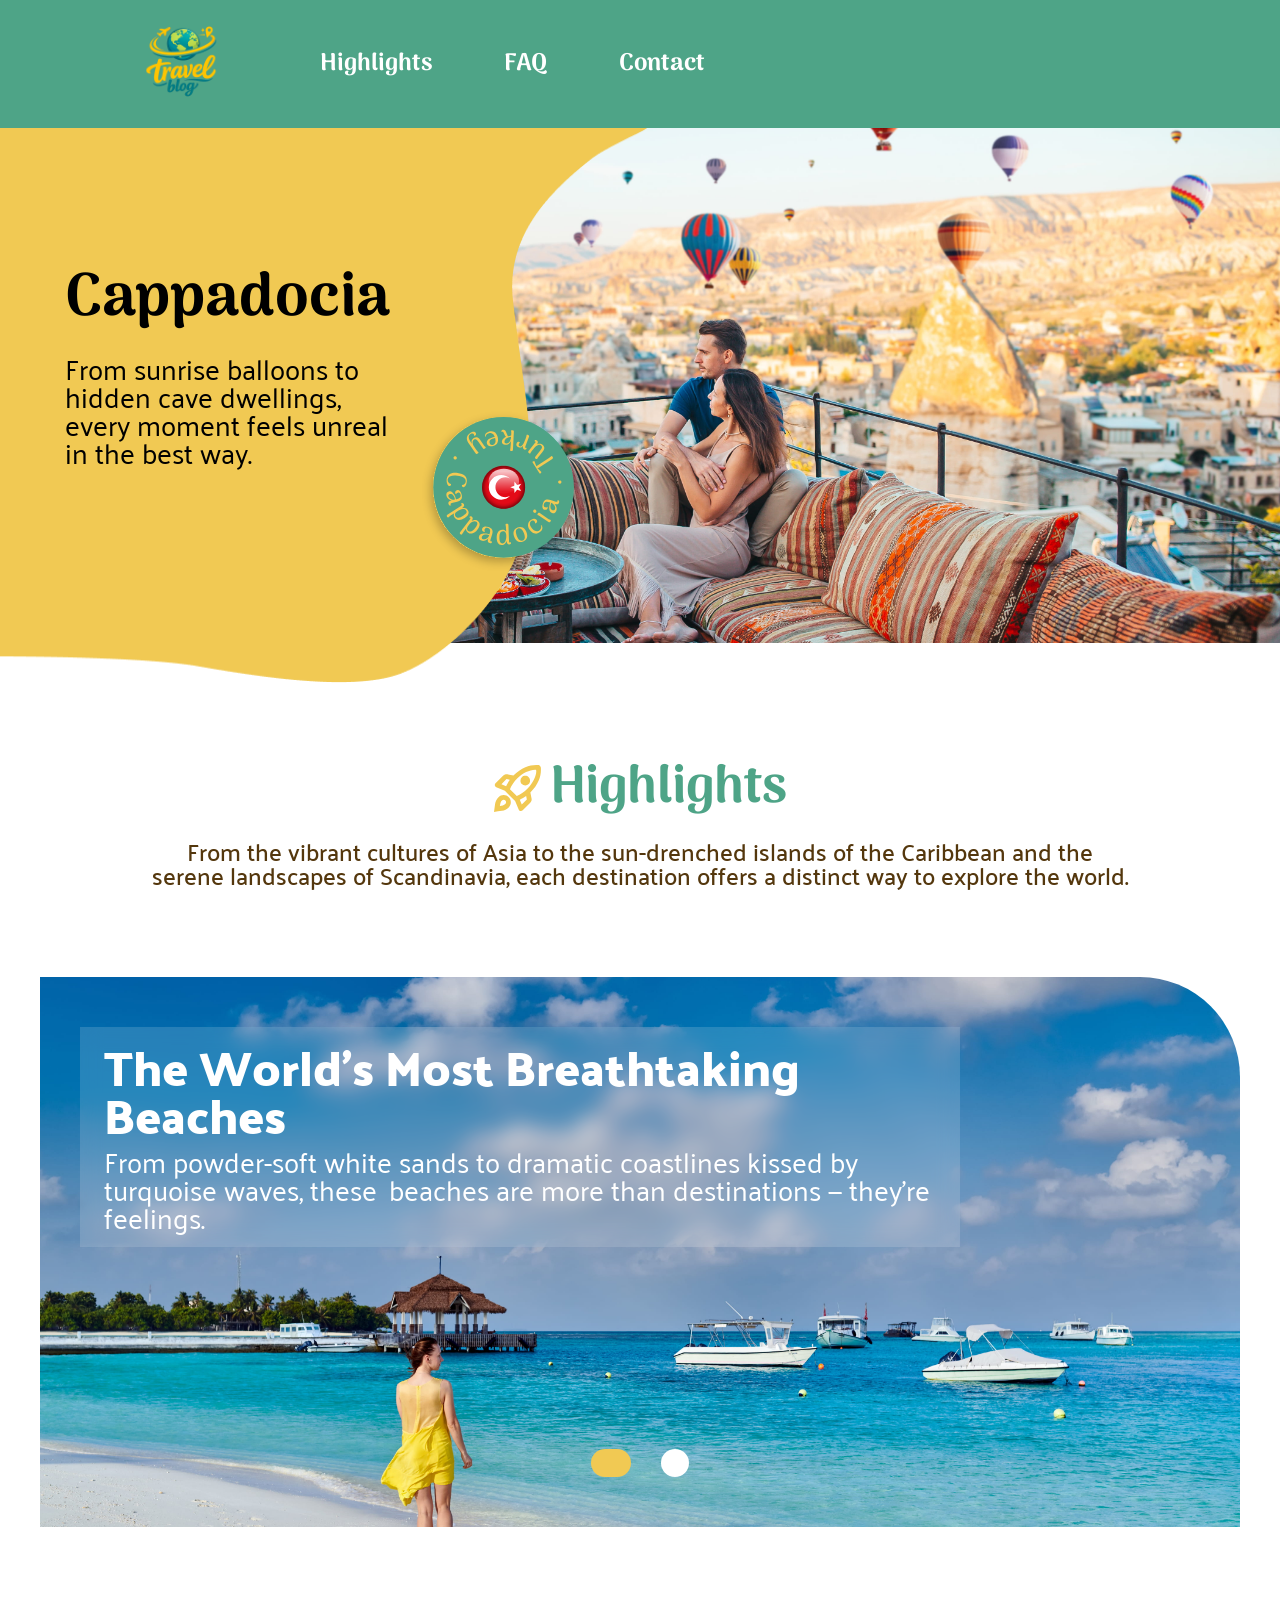
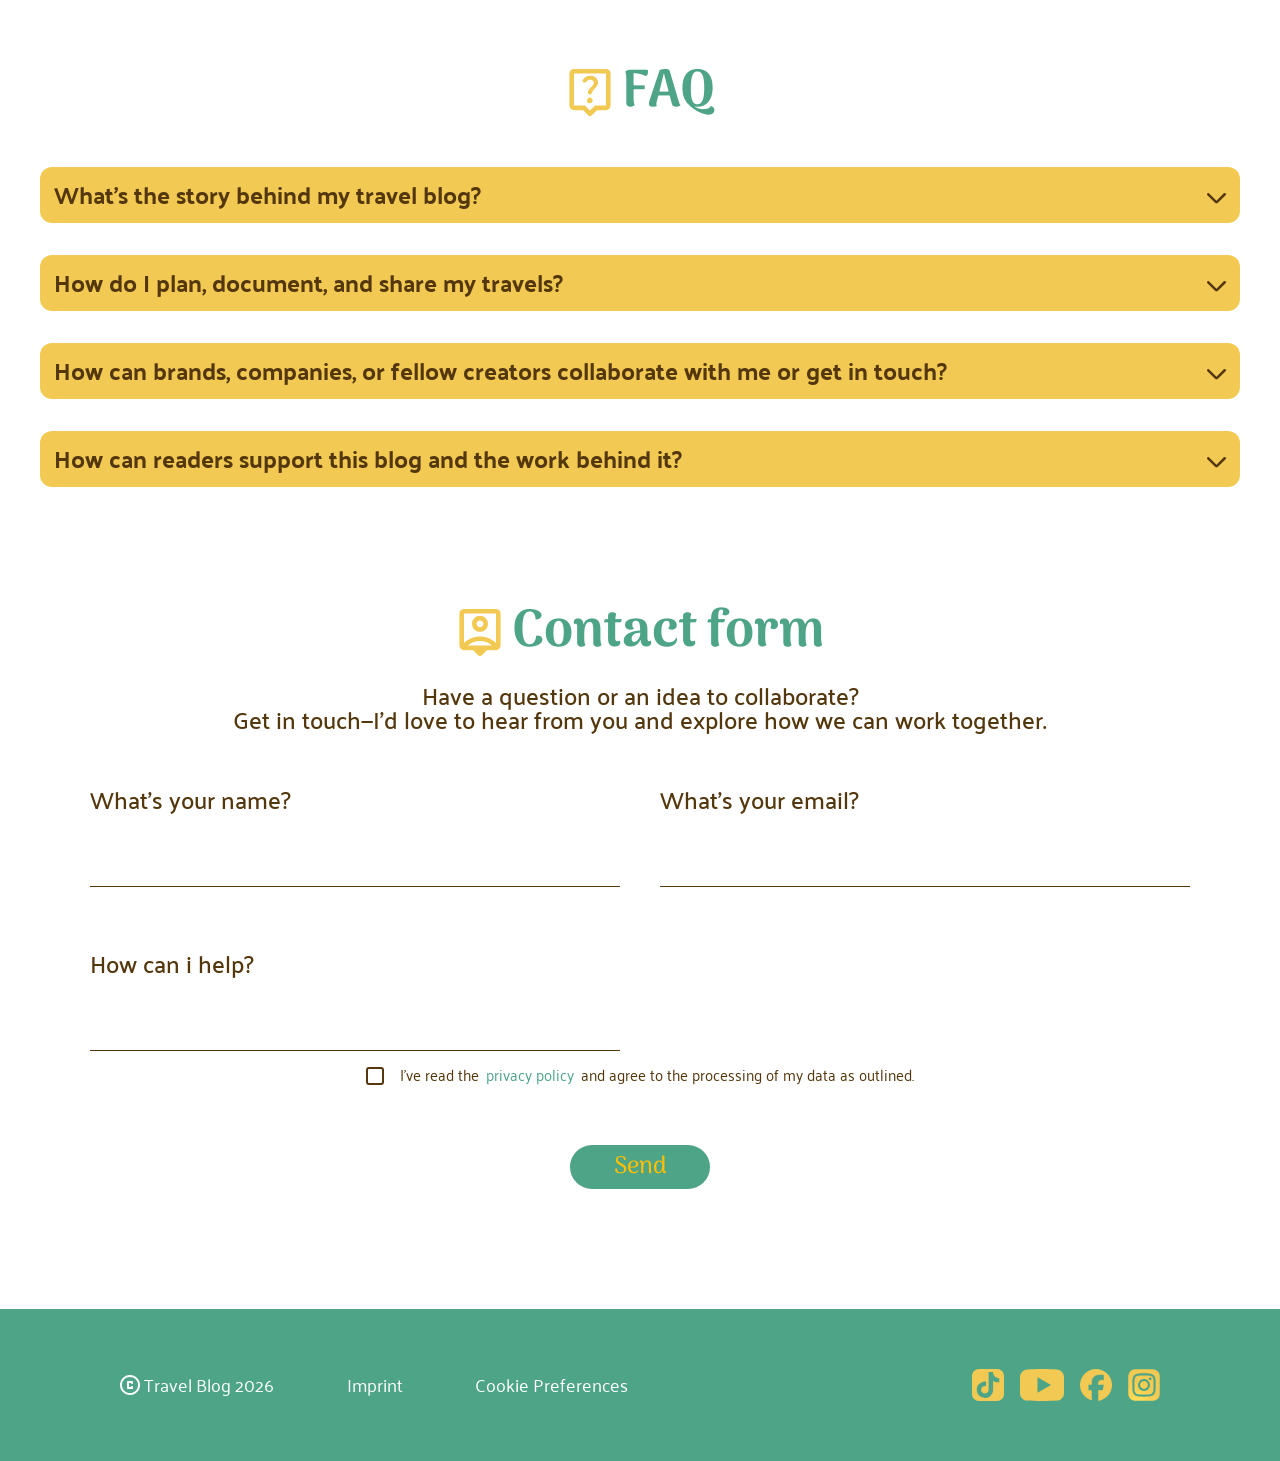
<file: index.html>
<!doctype html>
<html lang="en">

<head>
  <meta charset="UTF-8" />
  <meta name="viewport" content="width=device-width, initial-scale=1.0" />
  <title>Blog</title>
  <link rel="icon" type="image/x-icon" href="./assets/icons/travel_blog_icon.svg" />
  <link rel="stylesheet" href="style.css" />
  <link rel="stylesheet" href="./assets/fonts.css" />
</head>

<body>
  <section id="landing-section" class="landing-section">
    <header class="header">
      <a href="index.html#landing-section"><img src="./assets/icons/travel_blog_icon.svg" alt="travel_blog_icon" /></a>
      <nav class="nav-bar">
        <ul>
          <li>
            <a href="index.html#highlights-section" class="nav_text">Highlights
              <img src="./assets/icons/highlight_underscore.png" alt="highlight_underscore.png"
                class="hover-underline" />
            </a>
          </li>
          <li>
            <a href="index.html#faq-section" class="nav_text">FAQ
              <img src="./assets/icons/faq_underscore.png" alt="faq_underscore.png" class="hover-underline" />
            </a>
          </li>
          <li>
            <a href="index.html#contact-section" class="nav_text">Contact
              <img src="./assets/icons/contact_underscore.png" alt="contact_underscore" class="hover-underline" />
            </a>
          </li>
        </ul>
      </nav>
    </header>
    <cappadocia-section class="cappadocia-section">
      <div class="turkey_icon">
        <img src="./assets/icons/turkey_icon.svg" alt="turkey_icon" />
      </div>
      <div class="yellow-vector">
        <div class="cappadocia-text">
          <h1>Cappadocia</h1>
          <p>
            From sunrise balloons to hidden cave dwellings, every moment feels
            unreal in the best way.
          </p>
        </div>
      </div>
    </cappadocia-section>
  </section>
  <main class="main-content">
    <section id="highlights-section" class="content-section">
      <div class="highlights-section">
        <div class="h2-design">
          <img src="./assets/icons/rocket_icon.svg" alt="rocket_icon" />
          <h2>Highlights</h2>
        </div>
        <p>
          From the vibrant cultures of Asia to the sun-drenched islands of the
          Caribbean and the serene landscapes of Scandinavia, each destination
          offers a distinct way to explore the world.
        </p>
      </div>
      <section class="slider_a">
        <input type="radio" name="slider" value="one" checked />
        <input type="radio" name="slider" value="two" />
        <div class="slider_a_wrapper">
          <a class="a_beach" href="articelone.html">
            <div class="container_beach">
              <div class="text-block_beach">
                <h3>The World’s Most Breathtaking Beaches</h3>
                <p>
                  From powder-soft white sands to dramatic coastlines kissed
                  by turquoise waves, these<span class="periods">...</span><span class="text_p">beaches are more than
                    destinations
                    — they’re feelings.</span>
                </p>
              </div>
            </div>
          </a>
          <a class="a_copenhagen" href="articeltwo.html">
            <div class="container_copenhagen">
              <div class="text-block_copenhagen">
                <h3>Copenhagen in 3 Days: Big Experiences, Smart Spending</h3>
                <p>
                  Discover Copenhagen, where historic charm meets modern
                  design, <span class="periods">...</span> <span class="text_p">vibrant cycling culture and waterfront
                    living.</span>
                </p>
              </div>
            </div>
          </a>
        </div>
      </section>
    </section>
    <section id="faq-section" class="content-section">
      <div class="h2-design">
        <img src="./assets/icons/live_help.svg" alt="" />
        <h2>FAQ</h2>
      </div>
      <section class="faq_section">
        <details class="accordion">
          <summary>What’s the story behind my travel blog?</summary>
          <p>
            My travel blog was created out of my passion for exploring new
            places, experiencing different cultures, and collecting
            unforgettable memories. Through this blog, I want to share my
            adventures, the lessons I learn along the way, and the beauty of
            discovering the world. Whether it's a weekend getaway or a long
            journey, every trip has a story worth telling.
          </p>
        </details>
        <details class="accordion">
          <summary>How do I plan, document, and share my travels?</summary>
          <p>
            I plan my travels by researching destinations, discovering
            interesting places, and finding experiences that are worth
            sharing. During my journeys, I document special moments through
            photos, videos, and personal stories. I then share these
            experiences on my blog to inspire others, offer helpful travel
            tips, and give readers a glimpse into my adventures.
          </p>
        </details>
        <details class="accordion">
          <summary>
            How can brands, companies, or fellow creators collaborate with me
            or get in touch?
          </summary>
          <p>
            I'm always open to connecting with brands, companies, and fellow
            creators who share my passion for travel and storytelling. Whether
            it's a travel collaboration, product partnership, or creative
            project, I'd love to explore new opportunities together. If you're
            interested in working with me, feel free to get in touch through
            my contact page or social media channels.
          </p>
        </details>
        <details class="accordion">
          <summary>
            How can readers support this blog and the work behind it?
          </summary>
          <p>
            There are many ways to support my blog and the work behind it.
            Reading and sharing my posts, following me on social media, and
            leaving comments are all greatly appreciated. Your support helps
            me continue creating content, exploring new destinations, and
            sharing more travel stories. Every interaction makes a difference
            and motivates me to keep going.
          </p>
        </details>
      </section>
    </section>
    <section id="contact-section" class="content-section">
      <div class="h2-design">
        <img src="./assets/icons/person_pin.svg" alt="" />
        <h2>Contact form</h2>
      </div>
      <p class="text_contact_form">
        Have a question or an idea to collaborate?<br />
        Get in touch—I’d love to hear from you and explore how we can work
        together.
      </p>
      <section class="form">
        <form>
          <div class="form_top">
            <div class="name_form">
              <label for="name">What’s your name?</label>
              <input type="text" name="Name" required oninvalid="this.setCustomValidity('Please enter your Name.')"
                oninput="this.setCustomValidity('')" />
            </div>
            <div class="email_form">
              <label for="email">What’s your email?</label>
              <input type="email" name="Email" required oninvalid="this.setCustomValidity('Please enter your Email.')"
                oninput="this.setCustomValidity('')" />
            </div>
          </div>
          <div class="form_container">
            <div class="help_form">
              <label for="help_info">How can i help?</label>
              <input type="text" name="Help Info" required oninvalid="
                  this.setCustomValidity('Please tell me how i can help you.')
                " oninput="this.setCustomValidity('')" />
            </div>
          </div>
          <div class="accept_privatpolicy_send">
            <div class="privat_policy">
              <input type="checkbox" class="privat_checked" required oninvalid="
                    this.setCustomValidity('Please accept the privacy policy.')
                  " oninput="this.setCustomValidity('')" />
              <label for="privat_policy"></label>
              <p>
                I've read the
                <span><a href="" data-text="privacy policy">privacy policy</a></span>
                and agree to the processing of my data as outlined.
              </p>
            </div>
            <input class="submit_buttom" type="submit" value="Send" method />
          </div>
        </form>
      </section>
    </section>
    <footer class="footer">
      <div class="left-footer">
        <div class="copyright">
          <img src="./assets/icons/copyright.svg" alt="Copyright">
          <p>Travel Blog 2026</p>
        </div>
        <div class="links_footer_left">
          <a href="">Imprint</a>
          <a href="">Cookie Preferences</a>
        </div>
      </div>
      <nav class="right-footer">
        <a href="https://www.tiktok.com/de-DE/" target="_blank"><img src="./assets/icons/Tiktok_icon 1.svg"
            alt="tiktok" /></a>
        <a href="https://www.youtube.com/" target="_blank"><img src="./assets/icons/youtube.svg#" alt="youtube" /></a>
        <a href="https://www.facebook.com/" target="_blank"><img src="./assets/icons/facebook.svg" alt="facebook" /></a>
        <a href="https://www.instagram.com/" target="_blank"><img src="./assets/icons/Instagram_logo_2016 1.svg"
            alt="instagram" /></a>
      </nav>
    </footer>
    <nav class="nav_mobile">
      <a href="index.html#landing-section"><img src="./assets/icons/home.svg" alt="Home"></a>
      <a href="index.html#highlights-section"><img src="./assets/icons/rocket_launch.svg" alt="rocket_icon"></a>
      <a href="index.html#faq-section"><img src="./assets/icons/live_helpgreen.svg" alt="help_icon"></a>
      <a href="index.html#contact-section"><img src="./assets/icons/person_pingreen.svg" alt="person_icon"></a>
    </nav>
  </main>
</body>

</html>
</file>
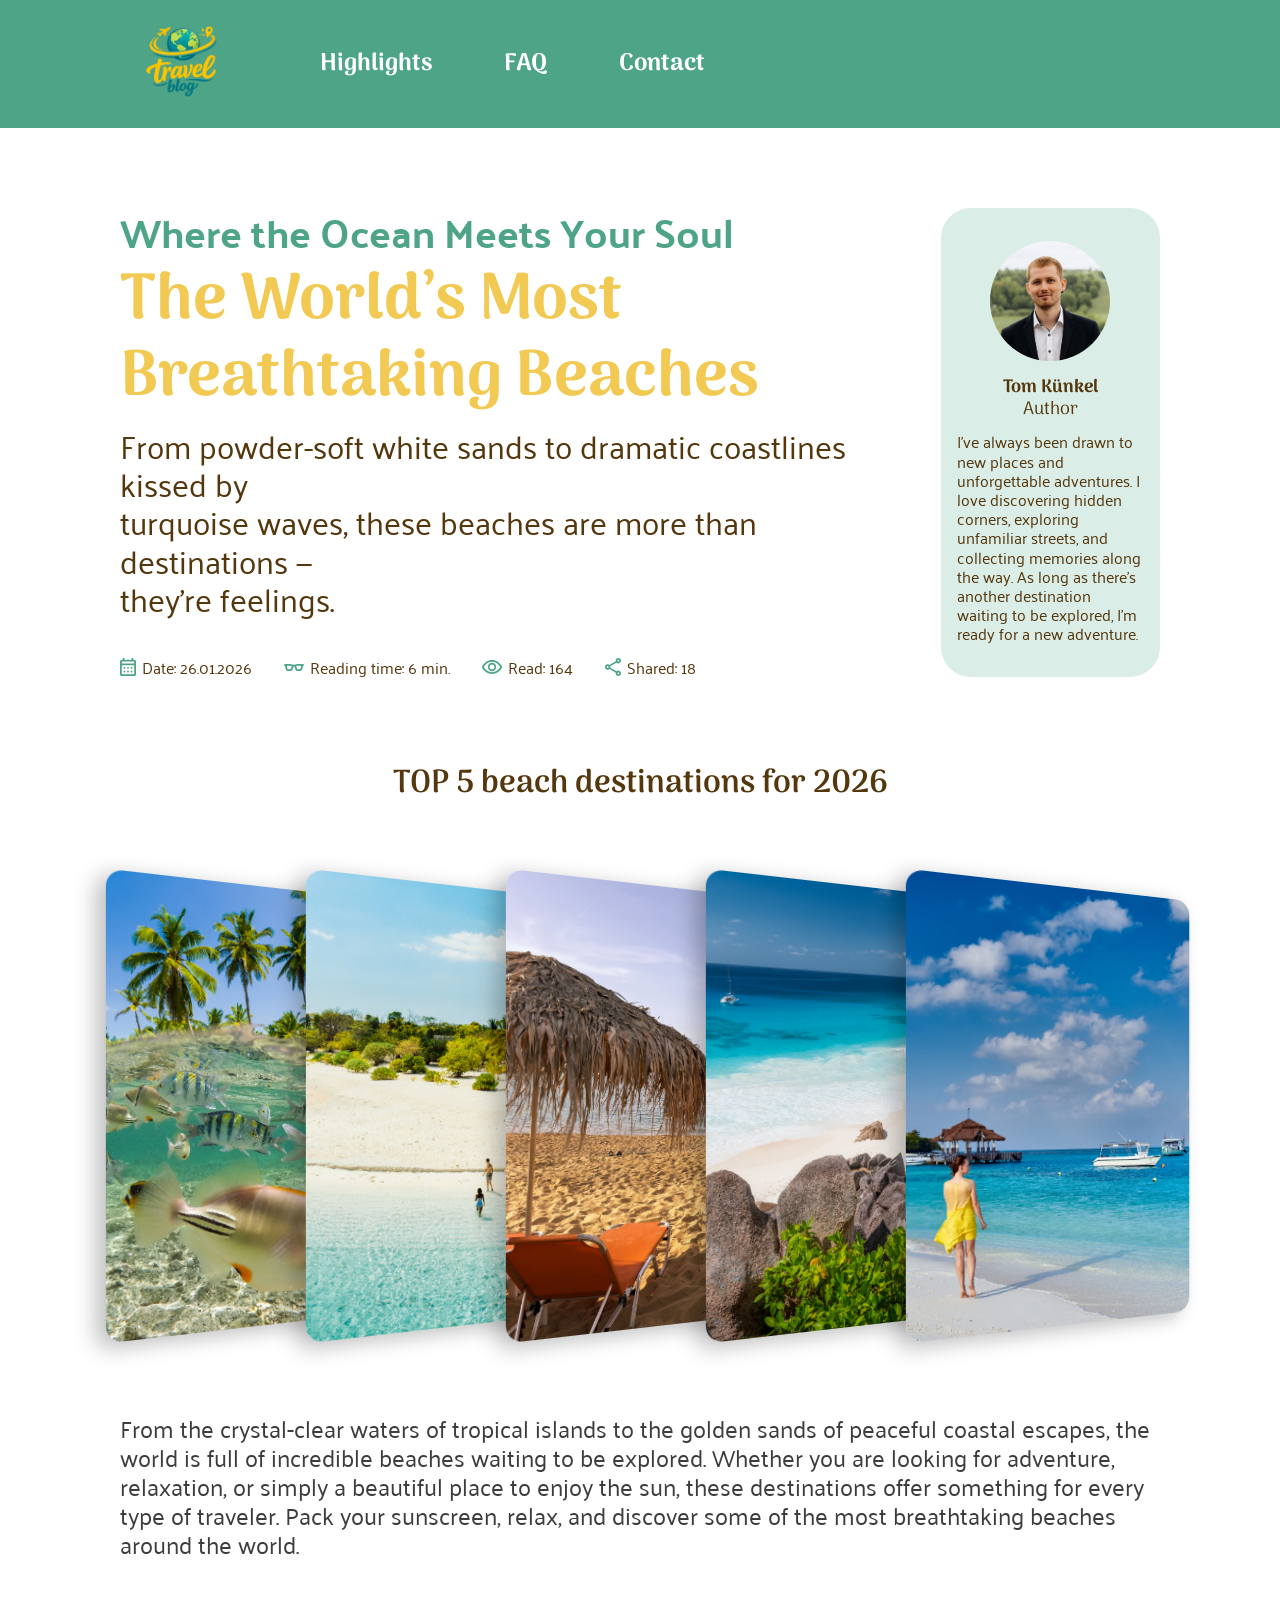
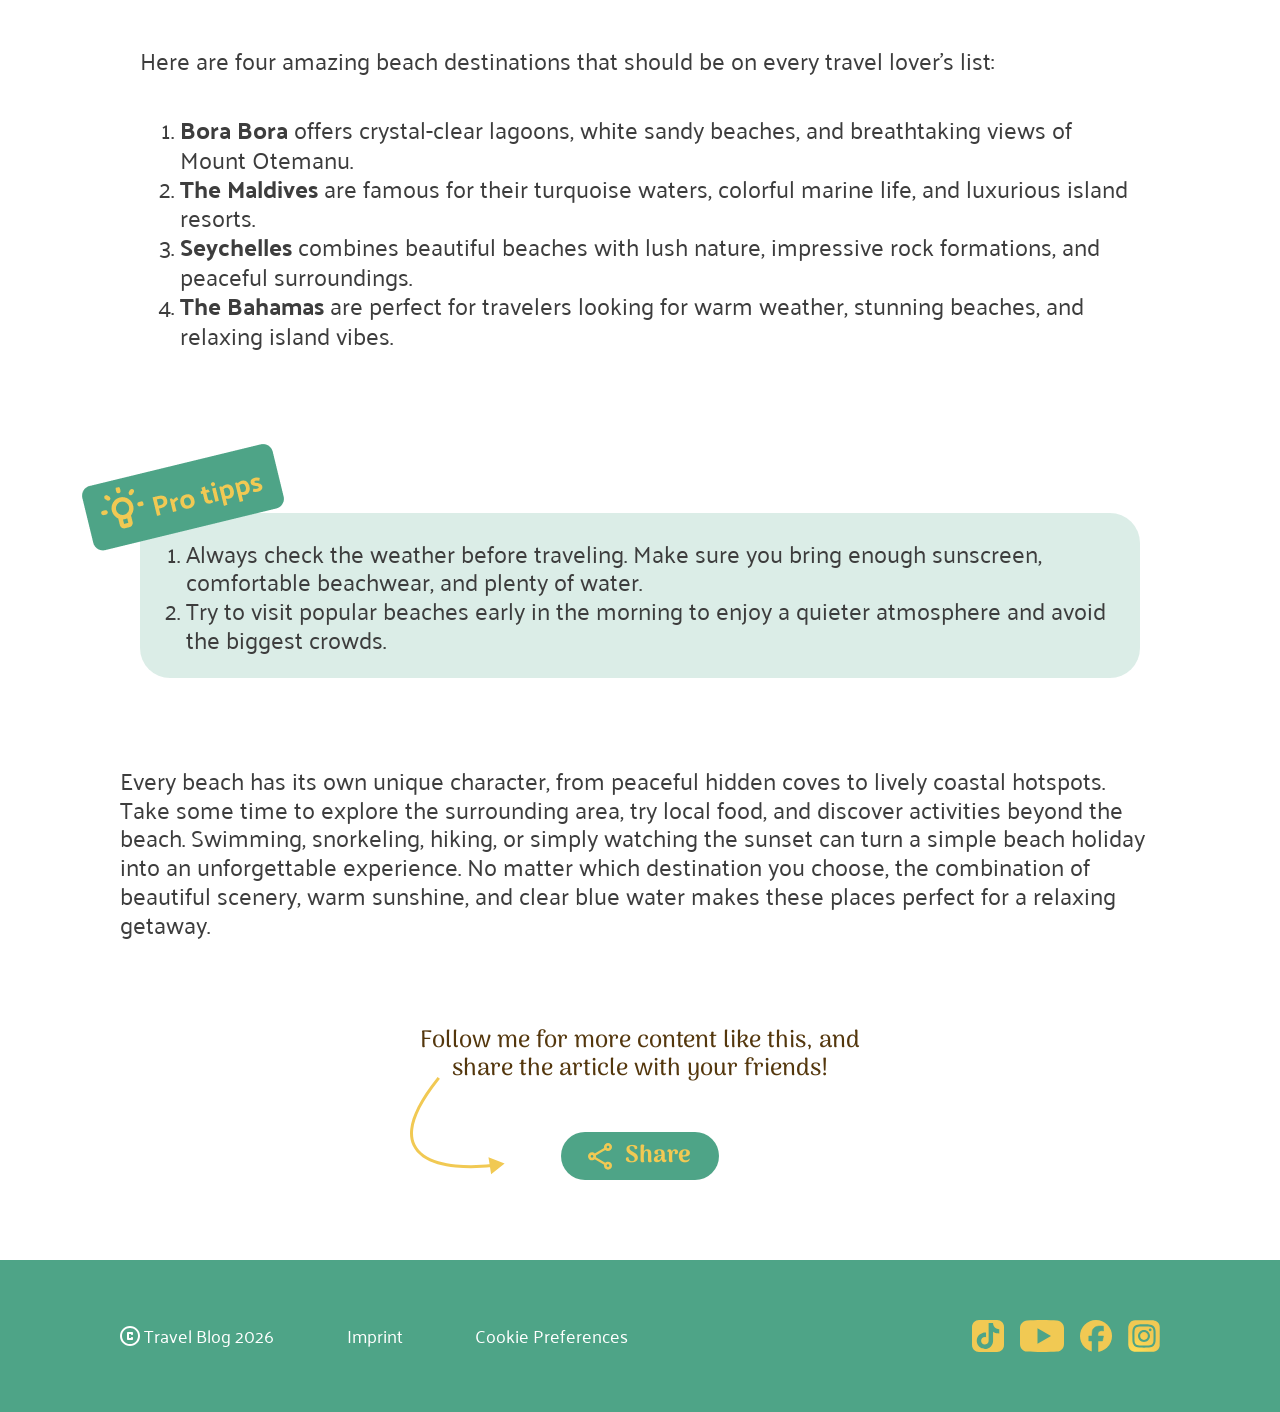
<file: articelone.html>
<!DOCTYPE html>
<html lang="en">

<head>
    <meta charset="UTF-8">
    <meta name="viewport" content="width=device-width, initial-scale=1.0">
    <title>Blog</title>

    <link rel="icon" type="image/x-icon" href="./assets/icons/travel_blog_icon.svg">
    <link rel="stylesheet" href="articelone.css" />
    <link rel="stylesheet" href="./assets/fonts.css" />
</head>

<body>
    <header class="header">
        <a href="index.html#landing-section"><img src="./assets/icons/travel_blog_icon.svg"
                alt="travel_blog_icon" /></a>
        <nav class="nav-bar">
            <ul>
                <li>
                    <a href="index.html#highlights-section" class="nav_text">Highlights
                        <img src="./assets/icons/highlight_underscore.png" alt="highlight_underscore.png"
                            class="hover-underline" />
                    </a>
                </li>
                <li>
                    <a href="index.html#faq-section" class="nav_text">FAQ
                        <img src="./assets/icons/faq_underscore.png" alt="faq_underscore.png" class="hover-underline" />
                    </a>
                </li>
                <li>
                    <a href="index.html#contact-section" class="nav_text">Contact
                        <img src="./assets/icons/contact_underscore.png" alt="contact_underscore"
                            class="hover-underline" />
                    </a>
                </li>
            </ul>
        </nav>
    </header>
    <main>
        <landing-section class="landing-section-articelone">
            <section class="landing-section">
                <div class="headline">
                    <div class="headline_text">
                        <h4>Where the Ocean Meets Your Soul</h4>
                        <h1>The World’s Most Breathtaking Beaches</h1>
                        <p>From powder-soft white sands to dramatic coastlines kissed by <br> turquoise waves, these
                            beaches
                            are more than destinations — <br> they’re feelings.</p>
                    </div>
                    <div class="infos">
                        <div class="info_block_one">
                            <div class="info_block calender">
                                <img src="./assets/icons/calendar_month.svg" alt="calender">
                                <p>Date: 26.01.2026</p>
                            </div>
                            <div class="info_block eyeglasses">
                                <img src="./assets/icons/eyeglasses_2.svg" alt="calender">
                                <p>Reading time: 6 min.</p>
                            </div>
                        </div>
                        <div class="info_block_two">
                            <div class="info_block visibility">
                                <img src="./assets/icons/visibility.svg" alt="calender">
                                <p>Read: 164</p>
                            </div>
                            <div class="info_block share">
                                <img src="./assets/icons/sharegreen.svg" alt="calender">
                                <p>Shared: 18</p>
                            </div>
                        </div>
                    </div>
                </div>
                <div class="author">
                    <img src="./assets/img/tom.png" alt="author img">
                    <h6>Tom Künkel <br> <span class="text_author">Author</span></h6>

                    <p>I’ve always been drawn to new places and unforgettable adventures. I love discovering hidden
                        corners, exploring unfamiliar streets, and collecting memories along the way. As long as there’s
                        another destination waiting to be explored, I’m ready for a new adventure.</p>
                </div>
            </section>
            <section class="carousel">
                <h5>TOP 5 beach destinations for 2026</h5>
                <section class="slider_a">
                    <input type="radio" name="slider" value="one" checked />
                    <input type="radio" name="slider" value="two" />
                    <input type="radio" name="slider" value="three" />
                    <input type="radio" name="slider" value="four" />
                    <input type="radio" name="slider" value="five" />
                    <div class="slider_b">
                        <div class="slider_b_elemnet beach4"><img src="./assets/img/beach4.jpg" alt="Beach"></div>
                        <div class="slider_b_elemnet beach2"><img src="./assets/img/beach3.jpg" alt="Beach"></div>
                        <div class="slider_b_elemnet beach3"><img src="./assets/img/beach2.jpg" alt="Beach"></div>
                        <div class="slider_b_elemnet beach1"><img src="./assets/img/beach1.jpg" alt="Beach"></div>
                        <div class="slider_b_elemnet beach5"><img src="./assets/img/Beach_photo.jpg" alt="Beach"></div>
                    </div>
                </section>
            </section>
            <section class="articles">
                <article class="articles_one">
                    <p class="article_text">From the crystal-clear waters of tropical islands to the golden sands of
                        peaceful coastal escapes,
                        the
                        world is full of incredible beaches waiting to be explored. Whether you are looking for
                        adventure,
                        relaxation, or simply a beautiful place to enjoy the sun, these destinations offer something for
                        every
                        type of traveler. Pack your sunscreen, relax, and discover some of the most breathtaking beaches
                        around
                        the world.</p>
                </article>
                <section class="list_beach">
                    <p>Here are four amazing beach destinations that should be on every travel lover’s list:</p>
                    <ol>
                        <li><span class="text_span">Bora Bora</span> offers crystal-clear lagoons, white sandy beaches,
                            and
                            breathtaking views
                            of Mount Otemanu.</li>
                        <li><span class="text_span">The Maldives</span> are famous for their turquoise waters, colorful
                            marine life, and
                            luxurious island resorts.</li>
                        <li><span class="text_span">Seychelles</span> combines beautiful beaches with lush nature,
                            impressive rock formations,
                            and peaceful surroundings.</li>
                        <li><span class="text_span">The Bahamas</span> are perfect for travelers looking for warm
                            weather,
                            stunning beaches,
                            and relaxing island vibes.</li>
                    </ol>
                </section>
                <section class="beach_tipps">
                    <img src="./assets/img/tipps.png" alt="tipps img">
                    <ol>
                        <li>Always check the weather before traveling. Make sure you bring enough
                            sunscreen,
                            comfortable beachwear, and plenty of water.</li>
                        <li>Try to visit popular beaches early in the morning to enjoy a quieter atmosphere and avoid
                            the
                            biggest crowds.</li>
                    </ol>
                </section>
                <article class="articles_two">
                    <p class="article_text">Every beach has its own unique character, from peaceful hidden coves to
                        lively
                        coastal hotspots. Take
                        some time to explore the surrounding area, try local food, and discover activities beyond the
                        beach.
                        Swimming, snorkeling, hiking, or simply watching the sunset can turn a simple beach holiday into
                        an
                        unforgettable experience. No matter which destination you choose, the combination of beautiful
                        scenery, warm sunshine, and clear blue water makes these places perfect for a relaxing getaway.
                    </p>
                </article>
                <div class="share_it">
                    <p>Follow me for more content like this, and share the article with your friends!</p>
                    <input class="share_buttom" type="submit" value="Share">
                </div>
            </section>
        </landing-section>
    </main>
    <footer class="footer">
        <div class="left-footer">
            <div class="copyright">
                <img src="./assets/icons/copyright.svg" alt="Copyright">
                <p>Travel Blog 2026</p>
            </div>
            <div class="links_footer_left">
                <a href="">Imprint</a>
                <a href="">Cookie Preferences</a>
            </div>
        </div>
        <nav class="right-footer">
            <a href="https://www.tiktok.com/de-DE/" target="_blank"><img src="./assets/icons/Tiktok_icon 1.svg"
                    alt="tiktok"></a>
            <a class="youtube_icon" href="https://www.youtube.com/" target="_blank"><img
                    src="./assets/icons/youtube.svg#" alt="youtube"></a>
            <a href="https://www.facebook.com/" target="_blank"><img src="./assets/icons/facebook.svg"
                    alt="facebook"></a>
            <a class="instagram" href="https://www.instagram.com/" target="_blank"><img
                    src="./assets/icons/Instagram_logo_2016 1.svg" alt="instagram"></a>
        </nav>
    </footer>
    <nav class="nav_mobile">
        <a href="index.html#landing-section"><img src="./assets/icons/home.svg" alt="Home"></a>
        <a href="index.html#highlights-section"><img src="./assets/icons/rocket_launch.svg" alt="rocket_icon"></a>
        <a href="index.html#faq-section"><img src="./assets/icons/live_helpgreen.svg" alt="help_icon"></a>
        <a href="index.html#contact-section"><img src="./assets/icons/person_pingreen.svg" alt="person_icon"></a>
    </nav>
</body>

</html>
</file>
<file: style.css>
* {
  margin: 0;
  box-sizing: border-box;
  scroll-behavior: smooth;
  line-height: 1;
}

html {
  scroll-padding-top: 100px;
  font-size: 16px;
}

.landing-section {
  width: 100%;
  display: flex;
  flex-direction: column;
  align-items: center;
}

h1 {
  font-size: 3.75rem;
}

.landing-section > p {
  font-size: 1.75rem;
}

.header {
  display: flex;
  align-items: center;
  height: 128px;
  width: 100%;
  background-color: rgba(78, 164, 135, 1);
  position: fixed;
  z-index: 3;
}

.header > a {
  margin-left: 146px;
  line-height: 120%;
}

.nav-bar ul {
  display: flex;
  list-style-type: none;
  gap: 72px;
  padding-left: 102px;
}

.nav-bar a {
  text-decoration: none;
  font-weight: 700;
  color: white;
  font-size: 1.5rem;
}

.nav_text {
  position: relative;
  display: inline-block;
}

.hover-underline {
  display: block;
  position: absolute;
  opacity: 0;
  bottom: 46px;
  bottom: -4px;
  left: -5px;
}

.nav_text:hover .hover-underline {
  opacity: 1;
}

.nav-bar a:active {
  color: rgb(241, 201, 83);
}

.nav-bar a:active > .hover-underline {
  display: none;
}

.cappadocia-section {
  background-image: url(./assets/img/kapadokia.jpg);
  margin-top: 128px;
  width: 100%;
  height: 515px;
  background-position-x: 155%;
  background-position-y: 55%;
  background-repeat: no-repeat;
  background-size: 1250px;
  display: flex;
  align-items: start;
  position: relative;
}

.cappadocia-text {
  display: flex;
  flex-direction: column;
  gap: 24px;
  width: 100%;
  padding-top: 22%;
  padding-left: 10%;
  padding-right: 40%;
  box-sizing: border-box;
}

.cappadocia-text h1 {
  font-size: clamp(2rem, 5vw, 3.75rem);
  margin: 0;
}

.cappadocia-text p {
  font-size: clamp(1.1rem, 2.5vw, 1.75rem);
}

.yellow-vector {
  background-image: url("./assets/img/Vector .png");
  position: absolute;
  background-repeat: no-repeat;
  display: flex;
  background-size: 100% 100%;
  top: 0;
  left: 0;
  bottom: -40px;
  width: 100%;
  max-width: 647px;
}

.turkey_icon {
  position: absolute;
  z-index: 2;
  top: 55%;
  left: 30%;
}

.turkey_icon img {
  width: 100%;
  max-width: 160px;
}

.content-section {
  display: flex;
  flex-direction: column;
  align-items: center;
  padding: 120px 120px 0px 120px;
}

.slider_a {
  z-index: 1;
  position: relative;
  width: 1200px;
  height: 550px;
  display: flex;
  justify-content: center;
  align-items: flex-end;
  overflow: hidden;
  gap: 20px;
  margin-bottom: 20px;
  border-top-right-radius: 100px;
}

.slider_a input {
  z-index: 2;
  margin: 5px;
}

input[type="radio"] {
  background-color: white;
  appearance: none;
  width: 28px;
  height: 28px;
  border-radius: 50%;
  margin-bottom: 50px;
  cursor: pointer;
}

input[type="radio"]:checked {
  width: 40px;
  border-radius: 20px;
  background-color: rgba(241, 201, 83, 1);
}

.slider_a_wrapper {
  width: 200%;
  height: 100%;
  position: absolute;
  display: flex;
  transition: all 255ms ease-in-out;
}

.periods {
  opacity: 0;
}

.a_beach {
  display: flex;
  width: 100%;
}

.a_copenhagen {
  display: flex;
  width: 100%;
}

.container_beach {
  display: flex;
  overflow: hidden;
  width: 100%;
  background-image: url(./assets/img/Beach_photo.jpg);
  background-repeat: no-repeat;
  background-size: 1200px;
  background-position: center;
}

.container_copenhagen {
  display: flex;
  overflow: hidden;
  width: 100%;
  background-image: url(./assets/img/copenhagen.jpg);
  background-repeat: no-repeat;
  background-size: 1200px;
  background-position: center;
}

.slider_a input[value="one"]:checked ~ .slider_a_wrapper {
  transform: translateX(calc(100% / 4));
}

.slider_a input[value="two"]:checked ~ .slider_a_wrapper {
  transform: translateX(calc(-100% / 4));
}

.text-block_beach {
  position: absolute;
  top: 50px;
  left: 40px;
  color: white;
  max-width: 880px;
}

.text-block_copenhagen {
  position: absolute;
  top: 50px;
  left: 1240px;
  color: white;
  max-width: 880px;
}

.text-block_beach > h3 {
  font-size: 3rem;
}

.text-block_copenhagen > h3 {
  font-size: 3rem;
}

.text-block_copenhagen > p {
  font-size: 1.75rem;
  padding-top: 8px;
}

.text-block_beach > p {
  font-size: 1.75rem;
  padding-top: 8px;
}

.text-block_beach {
  backdrop-filter: blur(10px);
  -webkit-backdrop-filter: blur(10px);
  background: rgba(255, 255, 255, 0.15);
  padding: 16px 24px;
}

.text-block_copenhagen {
  backdrop-filter: blur(10px);
  -webkit-backdrop-filter: blur(10px);
  background: rgba(255, 255, 255, 0.15);
  padding: 16px 24px;
}

.h2-design {
  display: flex;
  align-items: center;
  justify-content: center;
  gap: 8px;
  color: rgba(78, 164, 135, 1);
}

.h2-design > img {
  width: 48px;
  height: 48px;
}

h2 {
  font-size: clamp(2.5rem, 7vw + 1rem, 3.25rem);
}

.highlights-section {
  max-width: 980px;
  padding-bottom: 90px;
}

.highlights-section > p {
  font-size: 1.5rem;
  text-align: center;
  color: rgba(84, 55, 13, 1);
  padding-top: 24px;
}

.faq_section {
  display: flex;
  flex-direction: column;
  gap: 32px;
  padding-top: 48px;
}

.accordion {
  background-color: rgba(241, 201, 83, 1);
  padding: 16px 14px;
  border-radius: 12px;
  width: 1200px;
}

.accordion > p {
  background-color: white;
  border-radius: 5px;
  padding: 4px 10px;
  color: rgba(84, 55, 13, 1);
  margin-top: 10px;
}

summary::marker {
  display: none;
  content: "";
}

summary {
  font-size: 1.5rem;
  gap: 5px;
  display: flex;
  justify-content: space-between;
  align-items: center;
  color: rgba(84, 55, 13, 1);
  cursor: pointer;
}

details summary::after {
  content: url(./assets/icons/arrow_down.svg);
  transition-duration: 255ms;
}

details[open] summary::after {
  rotate: 180deg;
}

details::details-content {
  block-size: 0;
  overflow: hidden;
  transition-property: block-size, content-visibility;
  transition-duration: 300ms;
  transition-behavior: allow-discrete;
}

details[open]::details-content {
  block-size: auto;
  block-size: calc-size(auto, size);
}

.text_contact_form {
  text-align: center;
  font-size: 1.5rem;
  font-weight: 500;
  color: rgba(84, 55, 13, 1);
  padding-top: 24px;
  padding-bottom: 56px;
}

.form {
  display: flex;
  flex-direction: column;
  max-width: 1100px;
}

.form_top {
  display: flex;
  justify-content: center;
  align-items: center;
  justify-content: space-between;
  max-width: 1100px;
  padding-bottom: 64px;
  gap: 40px;
}

.name_form {
  display: flex;
  flex-direction: column;
  justify-content: space-between;
  width: 530px;
  height: 100px;
}

.email_form {
  display: flex;
  flex-direction: column;
  justify-content: space-between;
  width: 530px;
  height: 100px;
}

.form_container {
  display: flex;
  justify-content: center;
  width: 530px;
}

.help_form {
  display: flex;
  flex-direction: column;
  justify-content: flex-start;
  justify-content: space-between;
  width: 100%;
  height: 100px;
  width: 100%;
  margin-bottom: 16px;
}

input[type="text"] {
  border: none;
  outline: none;
  border-bottom: 1px solid rgba(84, 55, 13, 1);
  color: rgba(78, 164, 135, 1);
}

input[type="email"] {
  border: none;
  outline: none;
  border-bottom: 1px solid rgba(84, 55, 13, 1);
  color: rgba(78, 164, 135, 1);
}

.submit_buttom {
  display: flex;
  cursor: pointer;
}

input[type="submit"] {
  display: flex;
  width: 140px;
  padding: 10px;
  border-radius: 40px;
  background-color: rgba(78, 164, 135);
  color: rgb(255, 191, 0);
  font-family: "Arima";
  border: 0;
}

input[type="submit"]:hover {
  background: rgba(78, 164, 135);
  color: rgb(255, 191, 0);
  box-shadow: 0px 4px 4px 0px rgba(78, 164, 135, 0.3);
  text-shadow: -2px 2px 4px rgba(0, 0, 0, 0.251);
}

label {
  font-size: 1.5rem;
  color: rgba(84, 55, 13, 1);
}

.privat_policy {
  display: flex;
  justify-content: center;
  gap: 8px;
  font-size: 15px;
}

.privat_checked {
  appearance: none;
  width: 18px;
  height: 18px;
  border: 2px solid rgb(84, 55, 13);
  border-radius: 3px;
  cursor: pointer;
  display: inline-block;
  position: relative;
}

.privat_checked:hover {
  background-color: rgb(241, 201, 83);
}

.privat_checked:checked {
  background-color: rgb(78, 164, 135);
  border-color: rgb(78, 164, 135);
}

.privat_checked:checked::after {
  content: "";
  position: absolute;
  left: 5px;
  top: 0px;
  width: 3px;
  height: 10px;
  border: solid rgb(241, 201, 83);
  border-width: 0 2px 2px 0;
  transform: rotate(45deg);
}

input[type="checkbox"] {
  flex-shrink: 0;
  min-width: 18px;
  min-height: 18px;
}

.privat_policy a {
  text-decoration: none;
  color: rgba(78, 164, 135, 1);
  display: inline-flex;
  flex-direction: column;
  align-items: center;
}

.privat_policy a::after {
  content: attr(data-text);
  font-family: "Palanquin Dark";
  display: bold;
  height: 0;
  overflow: hidden;
  visibility: hidden;
}

.privat_policy a:hover {
  font-family: "Palanquin Dark";
}

.privat_policy > p {
  text-decoration: none;
  color: rgba(84, 55, 13, 1);
}

.accept_privatpolicy_send {
  display: flex;
  justify-content: center;
  align-items: center;
  flex-direction: column;
  gap: 60px;
}

.footer {
  height: 152px;
  background-color: rgba(78, 164, 135, 1);
  display: flex;
  justify-content: space-between;
  align-items: center;
  padding: 0px 120px;
  margin-top: 120px;
}

.copyright {
  display: flex;
  align-items: center;
  width: 155px;
  color: white;
  gap: 4px;
  font-size: 1.125rem;
}

.copyright > p {
  line-height: 120%;
}

.copyright > img {
  height: 20px;
}

.left-footer {
  display: flex;
  align-items: center;
  justify-content: center;
  gap: 72px;
}

.left-footer a {
  color: white;
  text-decoration: none;
  font-size: 1.125rem;
  line-height: 120%;
}

.links_footer_left {
  display: flex;
  gap: 72px;
  font-family: "Palanquin";
}

.right-footer {
  display: flex;
  gap: 16px;
  align-items: center;
  justify-content: center;
}

.right-footer > a {
  display: flex;
  align-items: center;
  max-height: 32px;
}

.nav_mobile {
  display: none;
}

@media screen and (min-width: 1440px) {
  .landing-section {
    padding: 0px calc(50% - 720px);
  }

  .header {
    padding: 0px calc(50% - 720px);
  }

  .footer {
    padding: 0px calc(50% - 720px);
  }

  .header > a {
    margin-left: 20px;
  }
}

@media screen and (max-width: 1320px) {
  .turkey_icon {
    left: 33%;
  }
}

@media screen and (max-width: 1268px) {
  .footer {
    margin-top: 32px;
  }

  .form_top {
    flex-direction: column;
    align-items: center;
    width: 530px;
    gap: 32px;
    padding-bottom: 32px;
  }

  .help_form {
    width: 530px;
  }

  .cappadocia-section {
    background-position-x: 10%;
  }

  .yellow-vector {
    max-width: 547px;
  }

  .accordion {
    width: 1000px;
  }

  .slider_a {
    width: 1000px;
  }

  .text-block_beach {
    width: 680px;
  }

  .text-block_copenhagen {
    width: 680px;
    left: 1040px;
  }

  .text-block_beach > h3 {
    font-size: 2.7rem;
  }

  .text-block_copenhagen > h3 {
    font-size: 2.7rem;
  }

  .text-block_copenhagen > p {
    font-size: 1.5rem;
  }

  .text-block_beach > p {
    font-size: 1.5rem;
  }
}

@media screen and (max-width: 1100px) {
  .footer {
    padding: 0px 100px;
  }

  .footer {
    height: 140px;
  }

  .left-footer {
    display: flex;
    flex-direction: column-reverse;
    align-items: flex-start;
    gap: 8px;
  }

  .left-footer a,
  p {
    font-size: 1rem;
  }

  .links_footer_left {
    flex-direction: column;
    gap: 8px;
  }

  .right-footer {
    padding-top: 37px;
  }
}

@media screen and (max-width: 1050px) {

  .accordion {
    width: 800px;
  }

  .slider_a {
    width: 800px;
  }

  .text-block_beach {
    width: 480px;
  }

  .text-block_copenhagen {
    width: 480px;
    left: 840px;
  }

  .text-block_beach > h3 {
    font-size: 1.75rem;
  }

  .text-block_copenhagen > h3 {
    font-size: 1.75rem;
  }

  .text-block_copenhagen > p {
    font-size: 1.25rem;
  }

  .text-block_beach > p {
    font-size: 1.25rem;
  }
}

@media screen and (max-width: 890px) {

  .turkey_icon {
    left: 45%;
  }
}

@media screen and (max-width: 870px) {
  .accordion {
    width: 600px;
  }

  .content-section {
    padding: 60px 60px 0px 60px;
  }

  .footer {
    padding: 0px 60px;
  }

  .slider_a {
    width: 600px;
  }

  .container_beach {
    background-position-y: -190px;
    background-position-x: -320px;
  }

  .container_copenhagen {
    background-position-y: 0px;
    background-position-x: -140px;
  }

  .text-block_beach {
    width: 300px;
  }

  .text-block_copenhagen {
    width: 300px;
    left: 640px;
  }
}

@media screen and (max-width: 800px) {
  .cappadocia-section {
    margin-top: 70px;
  }

  .nav-bar {
    display: none;
  }

  .text_contact_form {
    display: none;
  }

  .form_top {
    padding-top: 32px;
  }

  .name_form {
    width: 100%;
  }

  .email_form {
    width: 100%;
  }

  .help_form {
    width: 530px;
  }

  .highlights-section > p {
    display: none;
  }

  .header {
    height: 70px;
    justify-content: center;
    position: absolute;
  }

  .header > a {
    margin-left: 0px;
  }

  .header > a > img {
    width: 56px;
  }

  .footer {
    margin-bottom: 88px;
  }

  .nav_mobile {
    display: flex;
    align-items: center;
    justify-content: space-around;
    height: 88px;
    width: 100%;
    background-color: rgba(241, 201, 83, 1);
    position: fixed;
    bottom: 0px;
    z-index: 10;
  }
}

@media screen and (max-width: 700px) {
  .accept_privatpolicy_send {
    gap: 32px;
  }

  summary {
    font-size: 1.25rem;
  }

  .footer {
    padding: 0px 15px;
  }

  .nav-bar {
    padding: 0px 15px;
  }

  .content-section {
    padding-right: 15px;
    padding-left: 15px;
  }

  .cappadocia-section {
    background-position-x: 43%;
    background-position-y: 48%;
  }

  .cappadocia-text {
    display: none;
  }

  .yellow-vector {
    background-image: url("./assets/img/Vector\ 2.png");
    background-size: 100%;
    max-width: 222px;
  }

  .turkey_icon {
    top: 25%;
    left: 20%;
  }
}

@media screen and (max-width: 650px) {
  .form {
    padding-left: 100px;
  }

  .form_top {
    max-width: 250px;
  }

  .form_container {
    max-width: 250px;
  }

  .email_form {
    max-width: 250px;
  }

  .name_form {
    max-width: 250px;
  }

  .help_form {
    max-width: 250px;
  }

  .highlights-section {
    padding-bottom: 32px;
  }

  .faq_section {
    padding-top: 32px;
  }

  .accordion {
    max-width: 400px;
  }

  .slider_a {
    width: 400px;
  }

  .container_beach {
    background-position-y: -185px;
  }

  .container_copenhagen {
    background-position-y: 0px;
    background-position-x: -300px;
  }

  .text-block_copenhagen {
    left: 440px;
  }

  .periods {
    opacity: 1;
  }

  .text_p {
    display: none;
  }

  .cappadocia-section {
    margin-top: 70px;
    background-position-x: 46%;
    background-position-y: 48%;
  }

  .cappadocia-text {
    display: none;
  }

  .yellow-vector {
    background-image: url("./assets/img/Vector 2.png");
    background-size: 100%;
    max-width: 222px;
  }

  .turkey_icon {
    top: 25%;
    left: 20%;
  }
}

@media screen and (max-width: 500px) {

  .right-footer a {
    height: 24px;
  }

  .copyright {
    font-size: 16px;
  }

  .form {
    padding-left: 25px;
  }

  .h2-design {
    gap: 3px;
  }

  .h2-design > img {
    width: 30px;
    height: auto;
  }

  .footer {
    padding: 0px 8px;
  }

  .nav-bar {
    padding: 0px 8px;
  }

  .content-section {
    padding-right: 5px;
    padding-left: 5px;
  }

  .accordion {
    max-width: 300px;
  }

  summary {
    font-size: 1rem;
  }

  .slider_a {
    width: 300px;
  }

  .container_copenhagen {
    background-position-y: 0px;
    background-position-x: -350px;
  }

  .text-block_beach {
    width: 280px;
    left: 10px;
    top: 90px;
  }

  .text-block_copenhagen {
    width: 280px;
    left: 310px;
    top: 90px;
  }
}

@media screen and (max-width: 390px) {
  .left-footer > p {
    line-height: 120%;
  }

  .right-footer img {
    height: 24px;
    width: 24px;
  }

  .right-footer {
    padding-top: 50px;
    gap: 12px;
  }

  .footer {
    padding-left: 10px;
    padding-right: 10px;
  }
}
</file>
<file: assets/fonts.css>
@font-face {
  font-display: swap;
  font-family: 'Arima';
  font-style: normal;
  font-weight: 400;
  src: url('../assets/fonts/arima-v7-latin-regular.woff2') format('woff2');
}

@font-face {
  font-display: swap; 
  font-family: 'Arima';
  font-style: normal;
  font-weight: 500;
  src: url('../assets/fonts/arima-v7-latin-500.woff2') format('woff2'); 
}

@font-face {
  font-display: swap;
  font-family: 'Arima';
  font-style: normal;
  font-weight: 600;
  src: url('../assets/fonts/arima-v7-latin-600.woff2') format('woff2');
}

@font-face {
  font-display: swap;
  font-family: 'Arima';
  font-style: normal;
  font-weight: 700;
  src: url('../assets/fonts/arima-v7-latin-700.woff2') format('woff2');
}

@font-face {
  font-display: swap;
  font-family: 'Palanquin';
  font-style: normal;
  font-weight: 400;
  src: url('../assets/fonts/palanquin-v17-latin-regular.woff2') format('woff2');
}

@font-face {
  font-display: swap;
  font-family: 'Palanquin';
  font-style: normal;
  font-weight: 500;
  src: url('../assets/fonts/palanquin-v17-latin-500.woff2') format('woff2');
}

@font-face {
  font-display: swap;
  font-family: 'Palanquin';
  font-style: normal;
  font-weight: 700;
  src: url('../assets/fonts/palanquin-v17-latin-700.woff2') format('woff2');
}

@font-face {
  font-display: swap;
  font-family: 'Palanquin Dark';
  font-style: normal;
  font-weight: 600;
  src: url('../assets/fonts/palanquin-dark-v17-latin-600.woff2') format('woff2');
}

.nav-bar,
h1,
h2,
h6 {
  font-family: "Arima";
}

h5 {
  font-family: "Arima";
  font-weight: 600;
}

h3 {
  font-family: "Palanquin Dark";
  font-weight: 600;
}

p,
h4 {
  font-family: "Palanquin";
}

.highlights-section p {
  font-family: "Palanquin";
  font-weight: 500;
}

.left-footer > a {
  font-family: "Palanquin";
}

summary {
  font-family: "Palanquin";
  font-weight: 700;
}

.accordion > p {
  font-family: "Palanquin";
  font-weight: 500;
}

input {
  font-family: "Palanquin";
  font-size: 24px;
  font-weight: 500;
}

label {
  font-family: "Palanquin";
  font-weight: 500;
}

ol {
  font-family: "Palanquin";
}
</file>
<file: articelone.css>
* {
  margin: 0;
  box-sizing: border-box;
  scroll-behavior: smooth;
  line-height: 120%;
}

html {
  scroll-padding-top: 100px;
  font-size: 16px;
}

.header {
  display: flex;
  align-items: center;
  height: 128px;
  width: 100%;
  background-color: rgba(78, 164, 135, 1);
  position: fixed;
  z-index: 3;
}

.header > a {
  margin-left: 146px;
}

.nav-bar ul {
  display: flex;
  list-style-type: none;
  gap: 72px;
  padding-left: 102px;
}

.nav-bar a {
  text-decoration: none;
  color: white;
  font-size: 1.5rem;
  font-weight: 700;
}

.nav_text {
  position: relative;
  display: inline-block;
}

.hover-underline {
  display: block;
  position: absolute;
  opacity: 0;
  bottom: 46px;
  bottom: -4px;
  left: -5px;
}

.nav_text:hover .hover-underline {
  opacity: 1;
}

.nav-bar a:active {
  color: rgb(241, 201, 83);
}

.nav-bar a:active > .hover-underline {
  display: none;
}

h4 {
  font-size: clamp(1rem, 2vw + 1rem, 2.5rem);
  font-weight: 600;
  color: rgba(78, 164, 135, 1);
}

h1 {
  font-size: clamp(2rem, 4vw + 1rem, 4rem);
  color: rgba(241, 201, 83, 1);
}

.landing-section-articelone {
  padding: 208px 120px 80px 120px;
  width: 100%;
  display: flex;
  flex-direction: column;
  align-items: center;
}

main {
  display: flex;
  flex-direction: column;
  align-items: center;
  justify-content: center;
}

.landing-section {
  justify-content: space-between;
  width: 100%;
  display: flex;
  gap: 15px;
}

.headline {
  display: flex;
  flex-direction: column;
  gap: 40px;
}

.headline_text {
  display: flex;
  flex-direction: column;
  gap: 8px;
}

.headline_text > p {
  font-size: 2rem;
  color: rgba(84, 55, 13, 1);
}

.author {
  display: flex;
  flex-direction: column;
  justify-content: center;
  align-items: center;
  background-color: rgba(78, 164, 135, 0.2);
  border-radius: 30px;
  padding: 16px;
  width: 300px;
}

.author > img {
  margin-bottom: 16px;
  max-width: 120px;
  border-radius: 60px;
}

.author > h6 {
  font-size: 1.125rem;
  color: rgba(84, 55, 13, 1);
  text-align: center;
}

.text_author {
  font-size: 1.125rem;
  font-weight: 400;
  color: rgba(84, 55, 13, 1);
}

.author > p {
  color: rgba(84, 55, 13, 1);
  padding-top: 12px;
}

.info_block_one {
  display: flex;
  gap: 32px;
}

.info_block_two {
  display: flex;
  gap: 32px;
}

.infos {
  display: flex;
  flex-direction: row;
  gap: 32px;
}

.info_block {
  display: flex;
  flex-direction: row;
  align-items: center;
  gap: 6px;
}

.info_block > p {
  color: rgba(84, 55, 13, 1);
}

.calender > img {
  width: 16px;
  height: 18px;
}

.eyeglasses > img {
  width: 20px;
  height: 7px;
}

.calender > img {
  width: 20px;
  height: 14px;
}

.calender > img {
  width: 16px;
  height: 18px;
}

input[type="radio"] {
  appearance: none;
}

.carousel {
  display: flex;
  flex-direction: column;
  align-items: center;
  justify-content: center;
}

h5 {
  font-size: 2rem;
  margin-top: 88px;
  color: rgba(84, 55, 13, 1);
}

.slider_b {
  display: flex;
  justify-content: center;
  align-items: center;
  height: 440px;
  margin: 64px 0px 88px -65px;
}

.slider_b_elemnet {
  z-index: 1;
  max-width: 300px;
  min-width: 200px;
  height: 100%;
  margin-right: -100px;
  border-radius: 16px;
  overflow: hidden;
  box-shadow: -9px 5px 20px 0px rgba(0, 0, 0, 0.25);
  transform: perspective(700px) rotateY(20deg) translateX(0px) scaleY(1);
  transform-origin: 50% 50%;
  transition: all 300ms ease-in-out;
}

.slider_b_elemnet > img {
  display: flex;
  object-fit: cover;
  object-position: -161px 0px;
  height: 100%;
  width: 100%;
}

.beach4 > img {
  object-position: -210px 0px;
}

.beach3 > img {
  object-position: -30px 0px;
}

.articles {
  display: flex;
  flex-direction: column;
  align-items: center;
  justify-content: center;
  width: 100%;
  gap: 88px;
}

.article_text,
ol {
  font-size: 1.5rem;
  color: rgba(61, 61, 61, 1);
}

.list_beach p {
  font-size: 1.5rem;
  color: rgba(61, 61, 61, 1);
  padding-bottom: 40px;
}

.text_span {
  font-weight: 700;
}

.articles_one {
  width: 100%;
}

.list_beach {
  max-width: 1000px;
}

.beach_tipps {
  height: auto;
}

.beach_tipps > img {
  position: relative;
  margin-top: -40px;
  right: 60px;
  top: 45px;
}

.beach_tipps ol {
  max-width: 1000px;
  padding: 26px 16px 24px 46px;
  background-color: rgba(78, 164, 135, 0.2);
  border-radius: 30px;
}

.articles_two {
  width: 100%;
}

.share_it {
  background-image: url(./assets/icons/arrowyellow.svg);
  background-repeat: no-repeat;
  background-position-x: 20px;
  background-position-y: 50px;
  display: flex;
  flex-direction: column;
  justify-content: center;
  align-items: center;
  max-width: 500px;
  gap: 48px;
}

.share_it > p {
  font-size: 1.5rem;
  color: rgba(84, 55, 13, 1);
  font-weight: 500;
  text-align: center;
  font-family: "Arima";
}

input[type="submit"] {
  background-image: url(./assets/icons/shareyellow.svg);
  background-repeat: no-repeat;
  background-position: left 27px center;
  padding: 10px 24px 10px 60px;
  border-radius: 40px;
  width: 158px;
  background-color: rgba(78, 164, 135);
  color: rgba(241, 201, 83, 1);
  font-family: "Arima";
  font-size: 1.5rem;
  font-weight: 700;
  letter-spacing: 5%;
  border: 0;
  padding-bottom: 9px;
}

.footer {
  height: 152px;
  background-color: rgba(78, 164, 135, 1);
  display: flex;
  justify-content: space-between;
  align-items: center;
  padding: 0px 120px;
}

.copyright {
  display: flex;
  align-items: center;
  width: 155px;
  color: white;
  gap: 4px;
  font-size: 18px;
}
.copyright > img {
  max-height: 20px;
}

.left-footer {
  display: flex;
  align-items: center;
  justify-content: center;
  gap: 72px;
}

.links_footer_left {
  display: flex;
  gap: 72px;
  font-family: "Palanquin";
}

.links_footer_left > a {
  color: white;
  text-decoration: none;
  font-size: 18px;
}

.right-footer {
  display: flex;
  gap: 16px;
  align-items: center;
}

.right-footer > a {
  display: flex;
  align-items: center;
}

.nav_mobile {
  display: none;
}

@media screen and (min-width: 1440px) {
  .landing-section {
    padding: 0px calc(50% - 720px);
  }

  .header {
    padding: 0px calc(50% - 720px);
  }

  main {
    padding: 0px calc(50% - 720px);
  }

  .footer {
    padding: 0px calc(50% - 720px);
  }

  .header > a {
    margin-left: 20px;
  }
}

@media screen and (max-width: 1100px) {
  .landing-section {
    flex-direction: column;
    align-items: center;
    gap: 24px;
  }

  .slider_b {
    max-width: 100%;
    height: 300px;
  }

  .beach5 > img {
    object-position: -100px 0px;
  }

  .beach1 > img {
    object-position: -100px 0px;
  }

  .beach3 > img {
    object-position: -100px 0px;
  }

  .beach2 > img {
    object-position: -100px 0px;
  }

  .beach4 > img {
    object-position: -150px 0px;
  }

  .headline_text > p {
    font-size: 1.4rem;
  }

  .author > p {
    text-align: center;
  }

  .landing-section-articelone {
    padding: 208px 80px 80px 80px;
  }

  .footer {
    padding: 0px 100px;
  }

  .footer {
    height: 140px;
  }

  .left-footer {
    display: flex;
    flex-direction: column-reverse;
    align-items: flex-start;
    gap: 8px;
  }

  .left-footer a,
  p {
    font-size: 1rem;
  }

  .links_footer_left {
    flex-direction: column;
    gap: 8px;
  }

  .right-footer {
    padding-top: 37px;
  }
}

@media screen and (min-width: 870px) {

  .slider_b_elemnet:hover {
    transform: perspective(600px) rotateY(0deg) translateX(0px) scaleY(1.1) scaleX(1.1);
    margin-left: 140px;
    margin-right: 40px;
    z-index: 2;
  }

  .slider_b_elemnet:hover ~ .slider_b_elemnet {
    transform: perspective(600px) rotateY(-20deg) translateX(0px) scaley(1);
  }
}

@media screen and (max-width: 870px) {


  .landing-section-articelone {
    padding: 150px 60px 80px 60px;
  }

  .headline_text > p {
    font-size: 1.125rem;
  }

  .headline {
    gap: 24px;
  }

  .footer {
    padding: 0px 60px;
  }

  .slider_a {
    z-index: 1;
    position: relative;
    width: 440px;
    height: 460px;
    display: flex;
    justify-content: center;
    align-items: flex-end;
    overflow: hidden;
  }

  .slider_a input {
    z-index: 2;
    margin: 8px;
  }

  input[type="radio"] {
    background-color: rgba(78, 164, 135, 0.3);
    appearance: none;
    width: 22px;
    height: 22px;
    border-radius: 50%;
    gap: 8px;
    cursor: pointer;
  }

  input[type="radio"]:checked {
    width: 40px;
    border-radius: 50px;
    background-color: rgba(78, 164, 135, 1);
  }

  .slider_b {
    display: flex;
    justify-content: center;
    align-items: center;
    height: 440px;
    margin: 0px 0px 0px 0px;
    transition: all 255ms ease-in-out;
    position: absolute;
    gap: 10px;
    padding-bottom: 40px;
  }

  .slider_b_elemnet {
    z-index: 1;
    width: 200px;
    height: 300px;
    margin-right: 0;
    border-radius: 16px;
    overflow: hidden;
    transform: perspective(700px) rotateY(0deg);
    transform-origin: center;
    box-shadow: -9px 5px 20px 0px rgba(0, 0, 0, 0.25);
  }

  /* Bild Position */

  .slider_a input[value="one"]:checked ~ .slider_b {
    transform: translateX(400px);
  }

  .slider_a input[value="two"]:checked ~ .slider_b {
    transform: translateX(200px);
  }

  .slider_a input[value="three"]:checked ~ .slider_b {
    transform: translateX(0px);
  }

  .slider_a input[value="four"]:checked ~ .slider_b {
    transform: translateX(-200px);
  }

  .slider_a input[value="five"]:checked ~ .slider_b {
    transform: translateX(-400px);
  }

  /* Bild 1 */

  .slider_a input[value="one"]:checked ~ .slider_b > .beach4 {
    transform: perspective(700px) rotateY(0deg) scale(1.15);
  }

  .slider_a input[value="one"]:checked ~ .slider_b > .beach2 {
    transform: perspective(700px) rotateY(-20deg) scale(0.9);
  }

  /* Bild 2 */

  .slider_a input[value="two"]:checked ~ .slider_b > .beach4 {
    transform: perspective(700px) translateX(5px) rotateY(20deg) scale(0.9);
  }

  .slider_a input[value="two"]:checked ~ .slider_b > .beach2 {
    transform: perspective(700px) translateX(10px) rotateY(0deg) scale(1.15);
  }

  .slider_a input[value="two"]:checked ~ .slider_b > .beach3 {
    transform: perspective(700px) translateX(15px) rotateY(-20deg) scale(0.9);
  }

  /* Bild 3 */

  .slider_a input[value="three"]:checked ~ .slider_b > .beach2 {
    transform: perspective(700px) rotateY(20deg) scale(0.9);
  }

  .slider_a input[value="three"]:checked ~ .slider_b > .beach3 {
    transform: perspective(700px) rotateY(0deg) scale(1.15);
  }

  .slider_a input[value="three"]:checked ~ .slider_b > .beach1 {
    transform: perspective(700px) rotateY(-20deg) scale(0.9);
  }

  /* Bild 4 */

  .slider_a input[value="four"]:checked ~ .slider_b > .beach3 {
    transform: perspective(700px) translateX(-15px) rotateY(20deg) scale(0.9);
  }

  .slider_a input[value="four"]:checked ~ .slider_b > .beach1 {
    transform: perspective(700px) translateX(-10px) rotateY(0deg) scale(1.15);
  }

  .slider_a input[value="four"]:checked ~ .slider_b > .beach5 {
    transform: perspective(700px)translateX(-5px) rotateY(-20deg) scale(0.9);
  }

  /* Bild 5 */

  .slider_a input[value="five"]:checked ~ .slider_b > .beach1 {
    transform: perspective(700px) rotateY(20deg) scale(0.9);
  }

  .slider_a input[value="five"]:checked ~ .slider_b > .beach5 {
    transform: perspective(700px) rotateY(0deg) scale(1.15);
  }

  .beach5 > img {
    object-position: -100px 0px;
  }

  .beach1 > img {
    object-position: -100px 0px;
  }

  .beach3 > img {
    object-position: -100px 0px;
  }

  .beach2 > img {
    object-position: -100px 0px;
  }

  .beach4 > img {
    object-position: -150px 0px;
  }

  .articles {
    padding-top: 40px;
  }

  .beach_tipps > img {
    right: 30px;
    top: 30px;
  }
}

@media screen and (max-width: 750px) {

  .infos {
    flex-direction: column;
    gap: 16px;
  }

  .info_block_one {
    gap: 16px;
  }

  .info_block_two {
    gap: 16px;
  }

  .nav-bar {
    display: none;
  }

  .header {
    height: 70px;
    justify-content: center;
    position: absolute;
  }

  .header > a {
    margin-left: 0px;
  }

  .header > a > img {
    width: 56px;
  }

  .footer {
    margin-bottom: 88px;
  }

  .nav_mobile {
    display: flex;
    align-items: center;
    justify-content: space-around;
    height: 88px;
    width: 100%;
    background-color: rgba(241, 201, 83, 1);
    position: fixed;
    bottom: 0px;
    z-index: 10;
  }
}

@media screen and (max-width: 700px) {

  .landing-section-articelone {
    padding: 94px 15px 80px 15px;
  }

  h5 {
    font-size: 1.25rem;
    margin-top: 40px;
  }

  .share_it {
    background-image: url(./assets/icons/yellowarrowsmall.svg);
    background-position-x: 70px;
    background-position-y: 70px;
  }

  .footer {
    padding: 0px 30px;
  }

  .articles {
    gap: 32px;
  }

  .beach_tipps > img {
    right: 0px;
    top: 30px;
  }
}

@media screen and (max-width: 500px) {

  .copyright {
    font-size: 16px;
  }

  .share_it {
    background-position-x: 25px;
    background-position-y: 50px;

  }

  .slider_a {
    width: 300px;
  }

  .articles p {
    font-size: 1rem;
    color: rgba(84, 55, 13, 1);
  }

  .share_it > p {
    font-size: 18px;
  }

  ol {
    font-size: 1rem;
    color: rgba(84, 55, 13, 1);
  }

  .list_beach p {
    padding-bottom: 20px;
  }
}

@media screen and (max-width: 390px) {

  .right-footer img {
    height: 24px;
    width: 24px;
  }

  .right-footer {
    padding-top: 50px;
    gap: 12px;
  }

  .footer{
    padding-left: 10px;
    padding-right: 10px;
  }

  h5 {
    font-size: 1.22rem;
  }
}

@media screen and (max-width: 335px) {

  .share_it {
    background-position-x: 3px;
  }

  .landing-section-articelone {
    padding: 94px 8px 88px 8px;
  }
}
</file>
